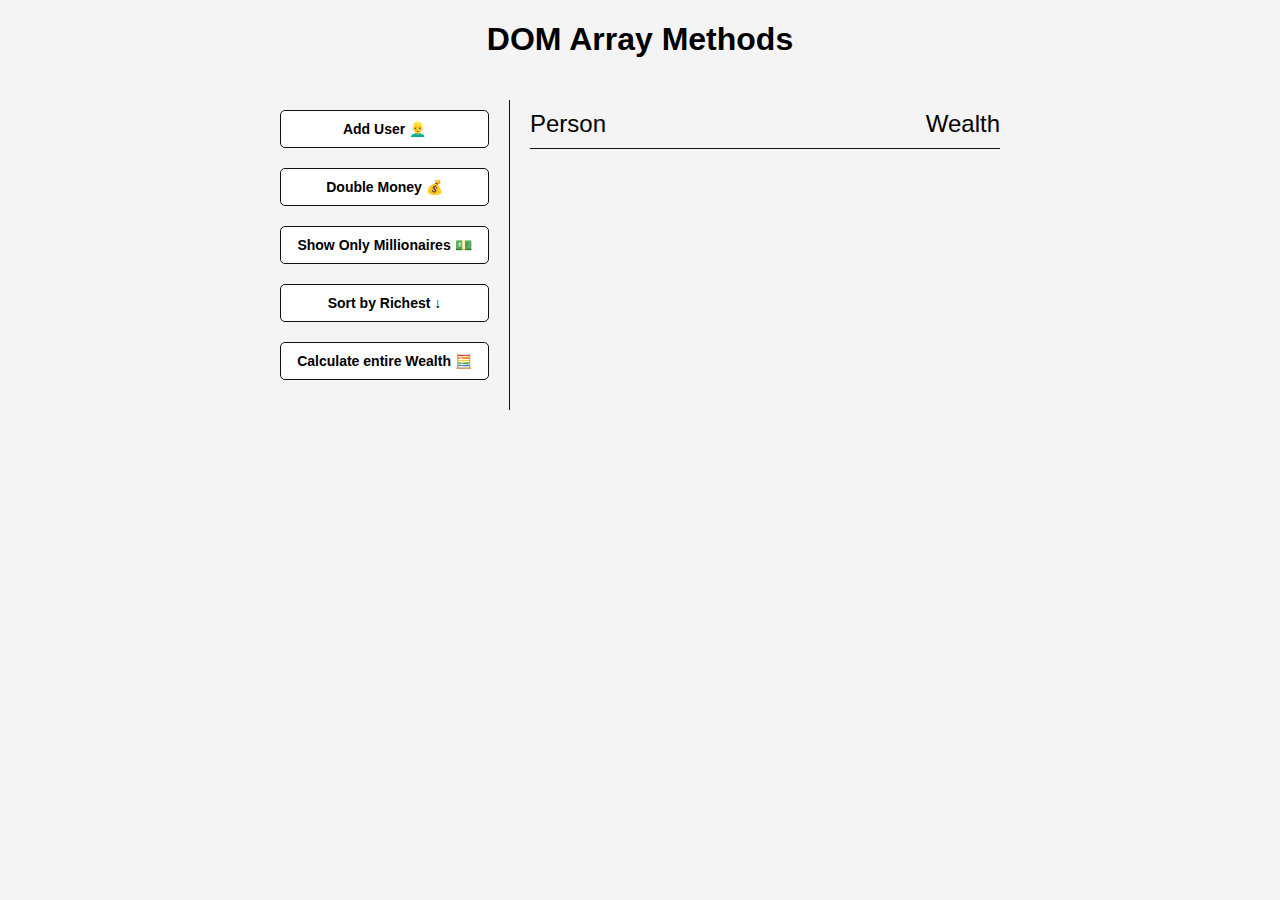
<file: dom-array-methods/index.html>
<!DOCTYPE html>
<html lang="en">
  <head>
    <meta charset="UTF-8" />
    <meta http-equiv="X-UA-Compatible" content="IE=edge" />
    <meta name="viewport" content="width=device-width, initial-scale=1.0" />
    <title>Millioners</title>
    <link rel="stylesheet" href="./style.css" />
  </head>
  <body>
    <h1>DOM Array Methods</h1>

    <div class="container">
        <aside>
          <button id="add-user">Add User 👱‍♂️</button>
          <button id="double">Double Money 💰</button>
          <button id="show-millionaires">Show Only Millionaires 💵</button>
          <button id="sort">Sort by Richest ↓</button>
          <button id="calculate-wealth">Calculate entire Wealth 🧮</button>
        </aside>
  
        <main id="main">
          <h2><strong>Person</strong> Wealth</h2>
        </main>
      </div>

    <script src="./script.js"></script>
  </body>
</html>
</file>
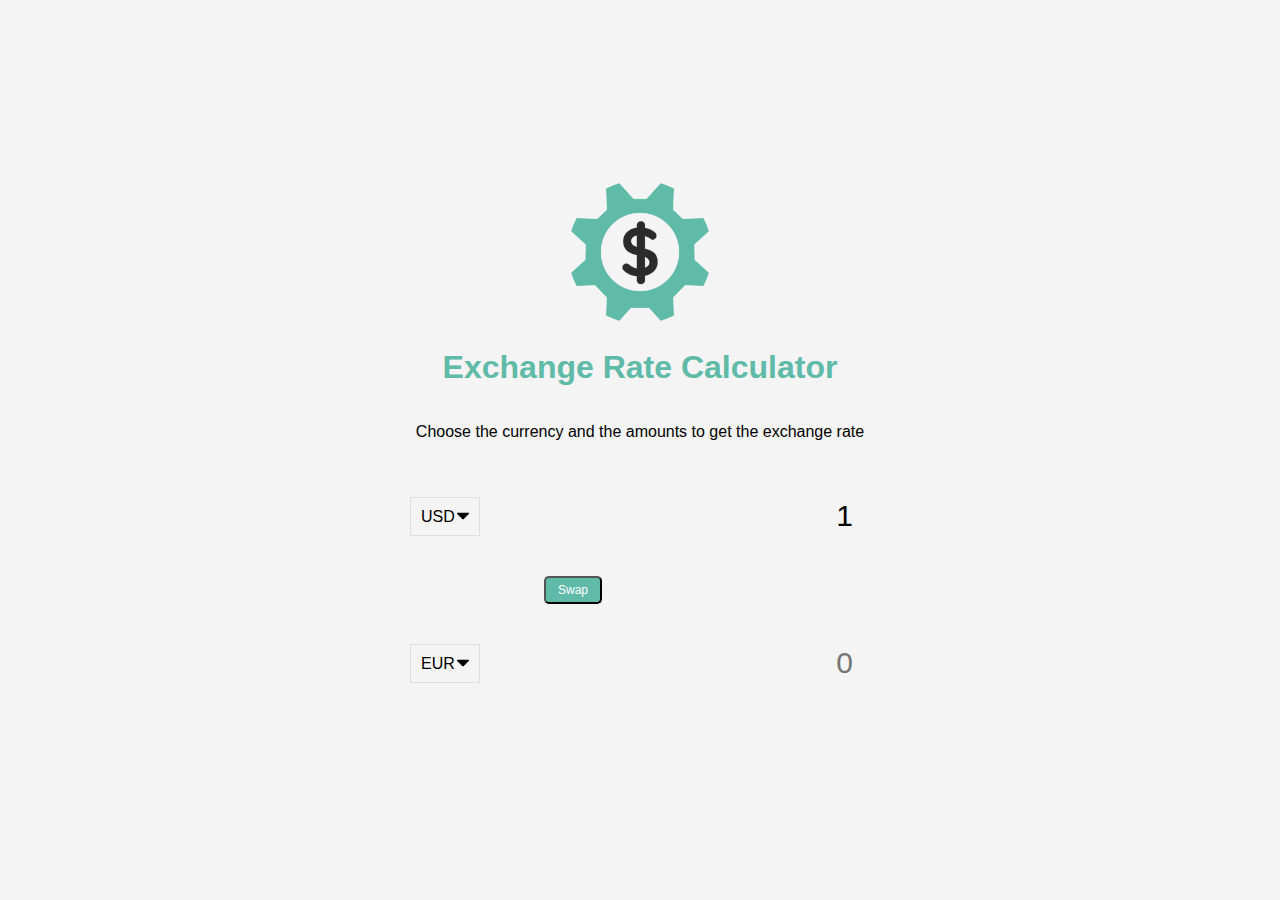
<file: exchange-rate-calculator/index.html>
<!DOCTYPE html>
<html lang="en">
  <head>
    <meta charset="UTF-8" />
    <meta name="viewport" content="width=device-width, initial-scale=1.0" />
    <meta http-equiv="X-UA-Compatible" content="ie=edge" />
    <title>Exchange Rate Calculator</title>
    <link rel="stylesheet" href="style.css" />
  </head>
  <body>
    <img src="img/money.png" alt="" class="money-img" />
    <h1>Exchange Rate Calculator</h1>
    <p>Choose the currency and the amounts to get the exchange rate</p>

    <div class="container">
      <div class="currency">
        <select id="currency-one">
          <option value="AED">AED</option>
          <option value="ARS">ARS</option>
          <option value="AUD">AUD</option>
          <option value="BGN">BGN</option>
          <option value="BRL">BRL</option>
          <option value="BSD">BSD</option>
          <option value="CAD">CAD</option>
          <option value="CHF">CHF</option>
          <option value="CLP">CLP</option>
          <option value="CNY">CNY</option>
          <option value="COP">COP</option>
          <option value="CZK">CZK</option>
          <option value="DKK">DKK</option>
          <option value="DOP">DOP</option>
          <option value="EGP">EGP</option>
          <option value="EUR">EUR</option>
          <option value="FJD">FJD</option>
          <option value="GBP">GBP</option>
          <option value="GTQ">GTQ</option>
          <option value="HKD">HKD</option>
          <option value="HRK">HRK</option>
          <option value="HUF">HUF</option>
          <option value="IDR">IDR</option>
          <option value="ILS">ILS</option>
          <option value="INR">INR</option>
          <option value="ISK">ISK</option>
          <option value="JPY">JPY</option>
          <option value="KRW">KRW</option>
          <option value="KZT">KZT</option>
          <option value="MXN">MXN</option>
          <option value="MYR">MYR</option>
          <option value="NOK">NOK</option>
          <option value="NZD">NZD</option>
          <option value="PAB">PAB</option>
          <option value="PEN">PEN</option>
          <option value="PHP">PHP</option>
          <option value="PKR">PKR</option>
          <option value="PLN">PLN</option>
          <option value="PYG">PYG</option>
          <option value="RON">RON</option>
          <option value="RUB">RUB</option>
          <option value="SAR">SAR</option>
          <option value="SEK">SEK</option>
          <option value="SGD">SGD</option>
          <option value="THB">THB</option>
          <option value="TRY">TRY</option>
          <option value="TWD">TWD</option>
          <option value="UAH">UAH</option>
          <option value="USD" selected>USD</option>
          <option value="UYU">UYU</option>
          <option value="VND">VND</option>
          <option value="ZAR">ZAR</option>
        </select>
        <input type="number" id="amount-one" placeholder="0" value="1" />
      </div>

      <div class="swap-rate-container">
        <button class="btn" id="swap">
          Swap
        </button>
        <div class="rate" id="rate"></div>
      </div>

      <div class="currency">
        <select id="currency-two">
          <option value="AED">AED</option>
          <option value="ARS">ARS</option>
          <option value="AUD">AUD</option>
          <option value="BGN">BGN</option>
          <option value="BRL">BRL</option>
          <option value="BSD">BSD</option>
          <option value="CAD">CAD</option>
          <option value="CHF">CHF</option>
          <option value="CLP">CLP</option>
          <option value="CNY">CNY</option>
          <option value="COP">COP</option>
          <option value="CZK">CZK</option>
          <option value="DKK">DKK</option>
          <option value="DOP">DOP</option>
          <option value="EGP">EGP</option>
          <option value="EUR" selected>EUR</option>
          <option value="FJD">FJD</option>
          <option value="GBP">GBP</option>
          <option value="GTQ">GTQ</option>
          <option value="HKD">HKD</option>
          <option value="HRK">HRK</option>
          <option value="HUF">HUF</option>
          <option value="IDR">IDR</option>
          <option value="ILS">ILS</option>
          <option value="INR">INR</option>
          <option value="ISK">ISK</option>
          <option value="JPY">JPY</option>
          <option value="KRW">KRW</option>
          <option value="KZT">KZT</option>
          <option value="MXN">MXN</option>
          <option value="MYR">MYR</option>
          <option value="NOK">NOK</option>
          <option value="NZD">NZD</option>
          <option value="PAB">PAB</option>
          <option value="PEN">PEN</option>
          <option value="PHP">PHP</option>
          <option value="PKR">PKR</option>
          <option value="PLN">PLN</option>
          <option value="PYG">PYG</option>
          <option value="RON">RON</option>
          <option value="RUB">RUB</option>
          <option value="SAR">SAR</option>
          <option value="SEK">SEK</option>
          <option value="SGD">SGD</option>
          <option value="THB">THB</option>
          <option value="TRY">TRY</option>
          <option value="TWD">TWD</option>
          <option value="UAH">UAH</option>
          <option value="USD">USD</option>
          <option value="UYU">UYU</option>
          <option value="VND">VND</option>
          <option value="ZAR">ZAR</option>
        </select>
        <input type="number" id="amount-two" placeholder="0" />
      </div>
    </div>

    <script src="script.js"></script>
  </body>
</html>
</file>
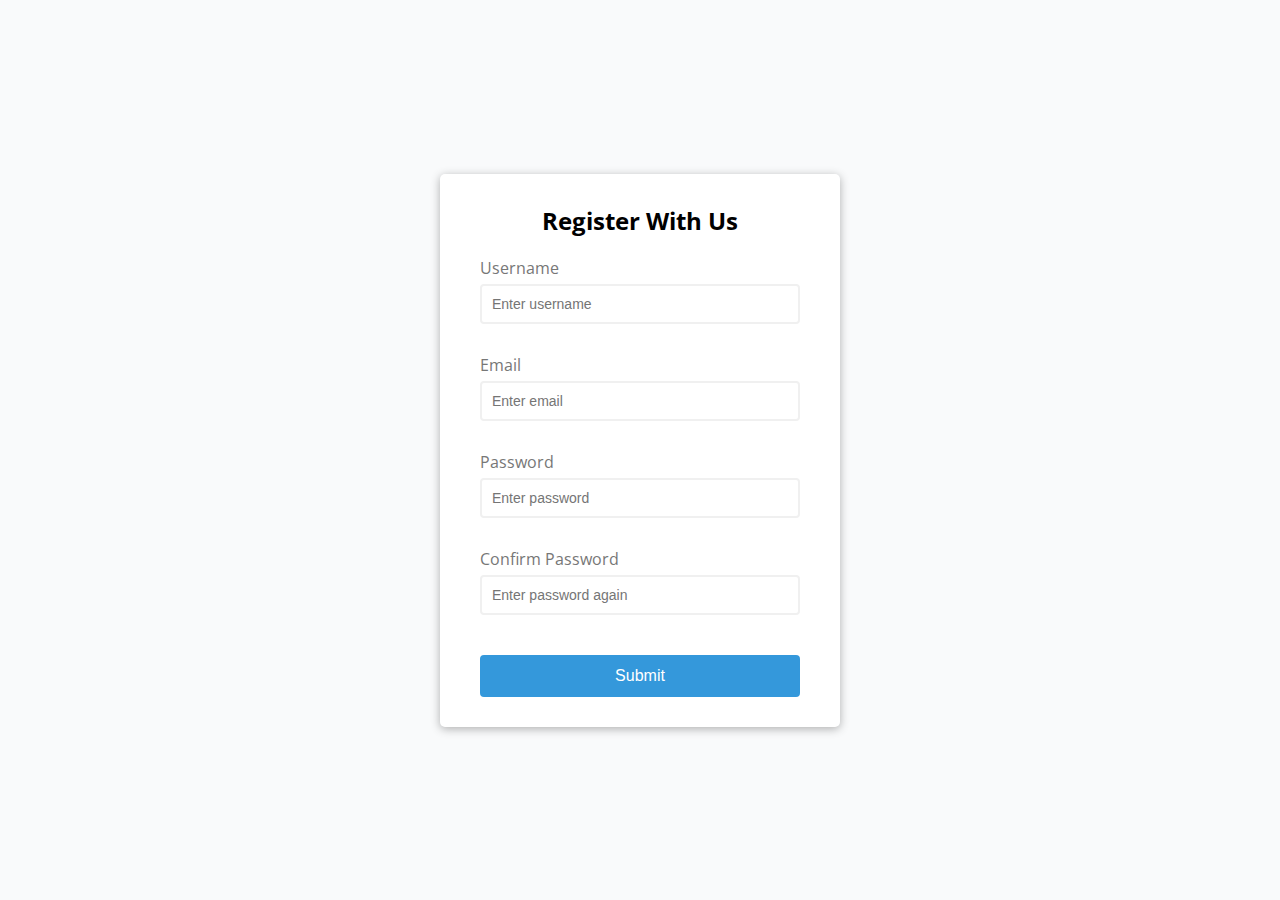
<file: form-validator/index.html>
<!DOCTYPE html>
<html lang="en">
<head>
    <meta charset="UTF-8">
    <meta http-equiv="X-UA-Compatible" content="IE=edge">
    <meta name="viewport" content="width=device-width, initial-scale=1.0">
    <link rel="stylesheet" href="./style.css">
    <title>Form Validator</title>
</head>
<body>
    <div class="container">
        <form id="form" class="form">
            <h2>Register With Us</h2>
            <div class="form-control">
                <label for="username">Username</label>
                <input type="text" id="username" placeholder="Enter username">
                <small>Error message</small>
            </div>
            <div class="form-control">
                <label for="email">Email</label>
                <input type="text" id="email" placeholder="Enter email">
                <small>Error message</small>
            </div>
            <div class="form-control">
                <label for="password">Password</label>
                <input type="password" id="password" placeholder="Enter password">
                <small>Error message</small>
            </div>
            <div class="form-control">
                <label for="password2">Confirm Password</label>
                <input type="password" id="password2" placeholder="Enter password again">
                <small>Error message</small>
            </div>
            <button type="submit">Submit</button>
        </form>
    </div>

    <script src="./script.js"></script>
</body>
</html>
</file>
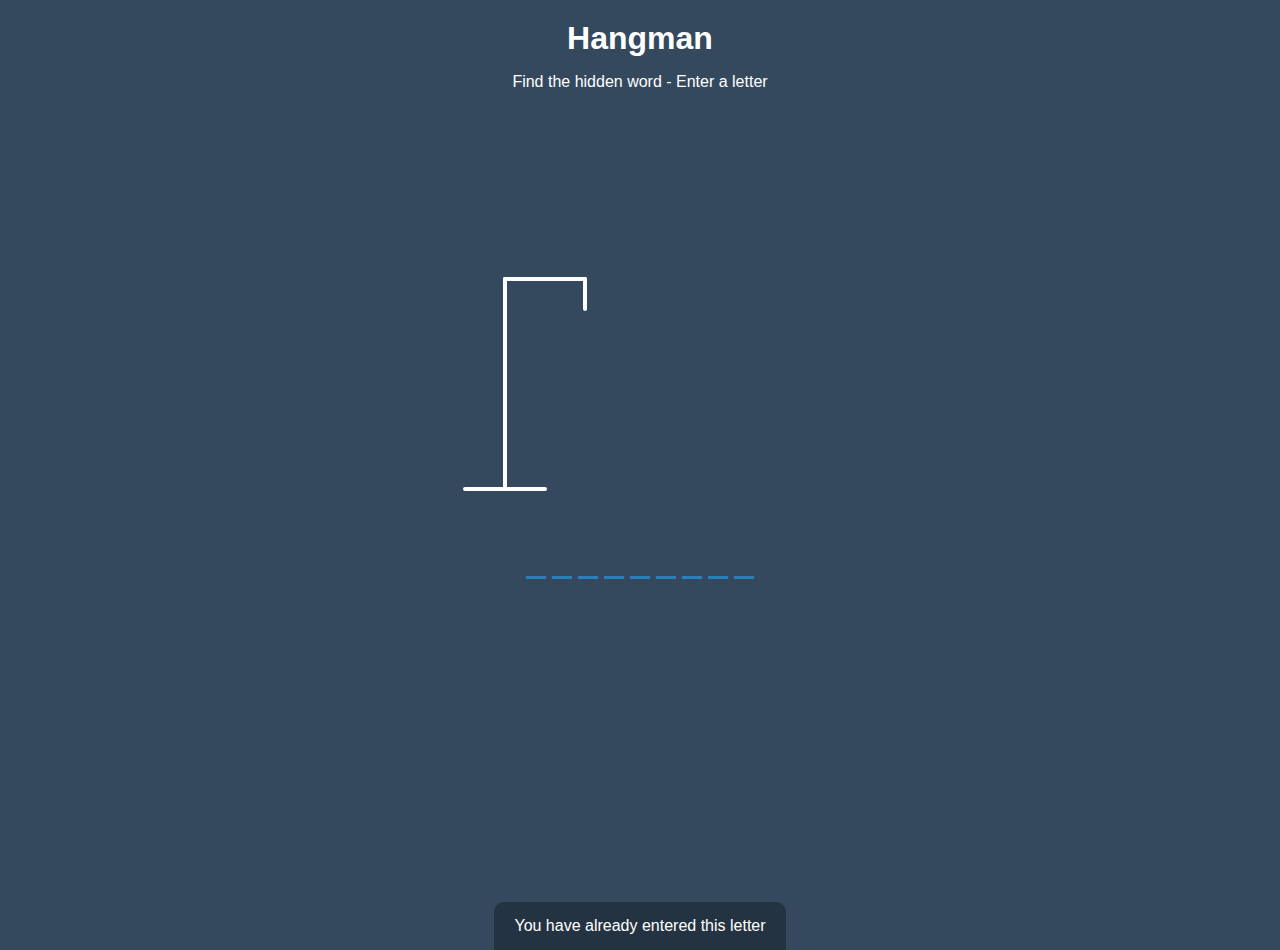
<file: hangman-game-(dom,svg,events)/index.html>
<!DOCTYPE html>
<html lang="en">
  <head>
    <meta charset="UTF-8" />
    <meta http-equiv="X-UA-Compatible" content="IE=edge" />
    <meta name="viewport" content="width=device-width, initial-scale=1.0" />
    <link rel="stylesheet" href="./style.css" />
    <title>Hangman</title>
  </head>
  <body>
    <h1>Hangman</h1>
    <p>Find the hidden word - Enter a letter</p>
    <div class="game-container">
      <svg height="250" width="200" class="figure-container">
        <!-- Rod -->
        <line x1="60" y1="20" x2="140" y2="20" />
        <line x1="140" y1="20" x2="140" y2="50" />
        <line x1="60" y1="20" x2="60" y2="230" />
        <line x1="20" y1="230" x2="100" y2="230" />

        <!-- Head -->
        <circle cx="140" cy="70" r="20" class="figure-part" />

        <!-- Body -->
        <line x1="140" y1="90" x2="140" y2="150" class="figure-part" />

        <!-- Arms -->
        <line x1="140" y1="120" x2="120" y2="100" class="figure-part" />
        <line x1="140" y1="120" x2="160" y2="100" class="figure-part" />

        <!-- Legs -->
        <line x1="140" y1="150" x2="120" y2="180" class="figure-part" />
        <line x1="140" y1="150" x2="160" y2="180" class="figure-part" />
      </svg>

      <div class="wrong-letters-container">
        <div id="wrong-letters"></div>
      </div>
      <div class="word" id="word"></div>
    </div>

    <!-- Container for final message -->
    <div class="popup-container" id="popup-container">
      <div class="popup">
        <h2 id="final-message"></h2>
        <button id="play-button">Play Again</button>
      </div>
    </div>

    <!-- Notification -->
    <div class="notification-container" id="notification-container">
      <p>You have already entered this letter</p>
    </div>

    <script src="./script.js"></script>
  </body>
</html>
</file>
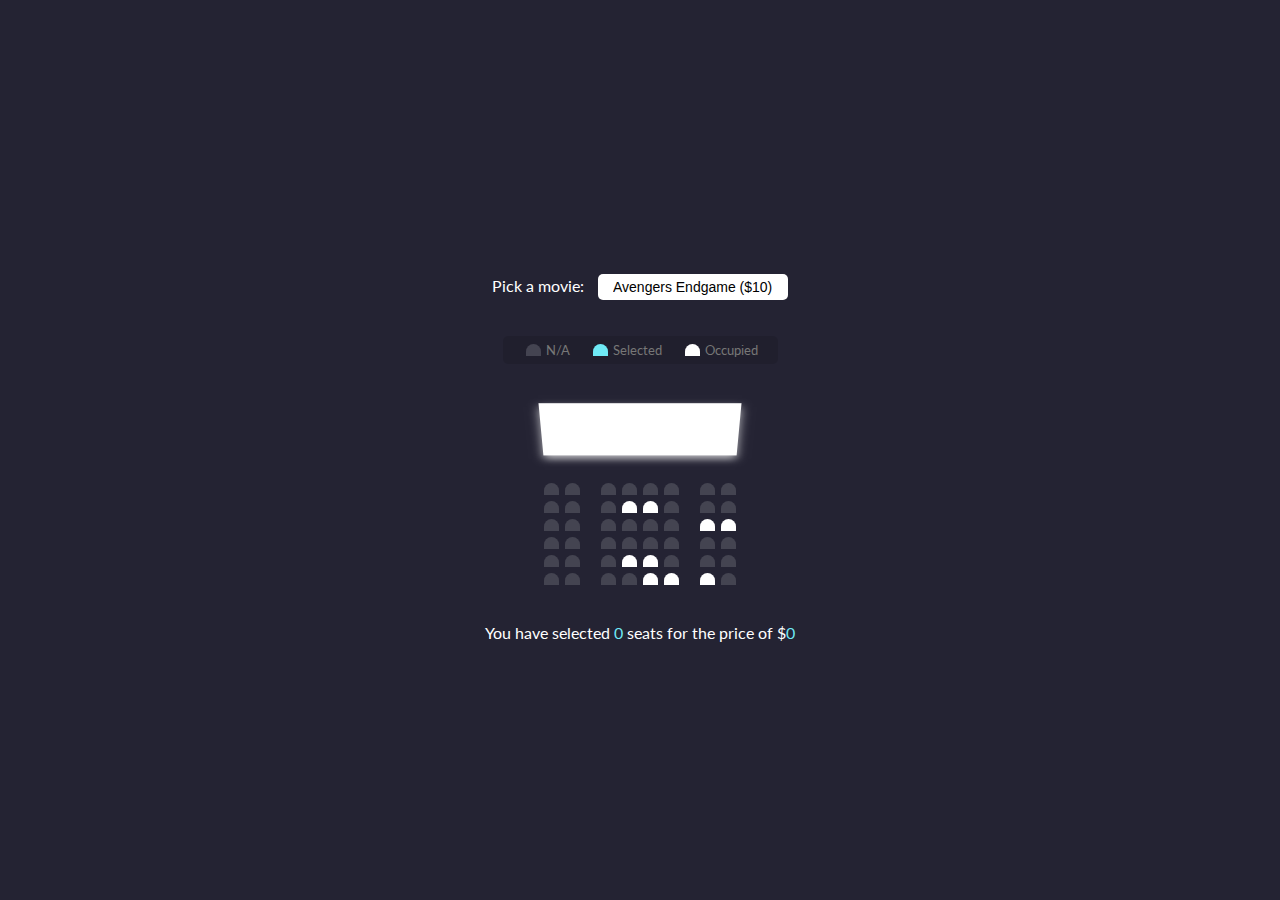
<file: movie-seat-booking/index.html>
<!DOCTYPE html>
<html lang="en">
<head>
    <meta charset="UTF-8">
    <meta http-equiv="X-UA-Compatible" content="IE=edge">
    <meta name="viewport" content="width=device-width, initial-scale=1.0">
    <link rel="stylesheet" href="./style.css">
    <title>Movie Seat Booking</title>
</head>
<body>
    <div class="movie-container">
        <label>Pick a movie:</label>
        <select id="movie">
            <option value="10">Avengers Endgame ($10)</option>
            <option value="12">Jocker ($12)</option>
            <option value="8">Toy Story 4 ($8)</option>
            <option value="9">The Lion King ($9)</option>
        </select>
    </div>

    <ul class="showcase">
        <li>
            <div class="seat"></div>
            <small>N/A</small>
        </li>
        <li>
            <div class="seat selected"></div>
            <small>Selected</small>
        </li>
        <li>
            <div class="seat occupied"></div>
            <small>Occupied</small>
        </li>
    </ul>

    <div class="container">
        <div class="screen"></div>

        <div class="row">
            <div class="seat"></div>
            <div class="seat"></div>
            <div class="seat"></div>
            <div class="seat"></div>
            <div class="seat"></div>
            <div class="seat"></div>
            <div class="seat"></div>
            <div class="seat"></div>
        </div>
        <div class="row">
            <div class="seat"></div>
            <div class="seat"></div>
            <div class="seat"></div>
            <div class="seat occupied"></div>
            <div class="seat occupied"></div>
            <div class="seat"></div>
            <div class="seat"></div>
            <div class="seat"></div>
        </div>
        <div class="row">
            <div class="seat"></div>
            <div class="seat"></div>
            <div class="seat"></div>
            <div class="seat"></div>
            <div class="seat"></div>
            <div class="seat"></div>
            <div class="seat occupied"></div>
            <div class="seat occupied"></div>
        </div>
        <div class="row">
            <div class="seat"></div>
            <div class="seat"></div>
            <div class="seat"></div>
            <div class="seat"></div>
            <div class="seat"></div>
            <div class="seat"></div>
            <div class="seat"></div>
            <div class="seat"></div>
        </div>
        <div class="row">
            <div class="seat"></div>
            <div class="seat"></div>
            <div class="seat"></div>
            <div class="seat occupied"></div>
            <div class="seat occupied"></div>
            <div class="seat"></div>
            <div class="seat"></div>
            <div class="seat"></div>
        </div>
        <div class="row">
            <div class="seat"></div>
            <div class="seat"></div>
            <div class="seat"></div>
            <div class="seat"></div>
            <div class="seat occupied"></div>
            <div class="seat occupied"></div>
            <div class="seat occupied"></div>
            <div class="seat"></div>
        </div>       
    </div>

    <p class="text">You have selected <span id="count">0</span> seats for the price of $<span id="total">0</span></p>

    <script src="./script.js"></script>
</body>
</html>
</file>
<file: dom-array-methods/style.css>
* {
    box-sizing: border-box;
}

body {
    background: #f4f4f4;
    font-family: Arial, Helvetica, sans-serif;
    display: flex;
    flex-direction: column;
    align-items: center;
    min-height: 100vh;
    margin: 0;
}

.container {
    display: flex;
    padding: 20px;
    margin: 0 auto;
    max-width: 100%;
    width: 800px;
}

aside {
    padding: 10px 20px;
    width: 250px;
    border-right: 1px solid #111;
}

button {
    cursor: pointer;
    background-color: #fff;
    border: solid 1px #111;
    border-radius: 5px;
    display: block;
    width: 100%;
    padding: 10px;
    margin-bottom: 20px;
    font-weight: bold;
    font-size: 14px;
}

main {
    flex: 1;
    padding: 10px 20px;
}

h2 {
    border-bottom: 1px solid #111;
    padding-bottom: 10px;
    display: flex;
    justify-content: space-between;
    font-weight: 300;
    margin: 0 0 20px;
}

h3 {
    background-color: #fff;
    border-bottom: 1px solid #111;
    padding: 10px;
    display: flex;
    justify-content: space-between;
    font-weight: 300;
    margin: 20px 0 0;
}

.person {
    display: flex;
    justify-content: space-between;
    font-size: 20px;
    margin-bottom: 10px;
}
</file>
<file: exchange-rate-calculator/style.css>
:root {
    --primary-color: #5fbaa7;
  }
  
  * {
    box-sizing: border-box;
  }
  
  body {
    background-color: #f4f4f4;
    font-family: Arial, Helvetica, sans-serif;
    display: flex;
    flex-direction: column;
    align-items: center;
    justify-content: center;
    height: 100vh;
    margin: 0;
    padding: 20px;
  }
  
  h1 {
    color: var(--primary-color);
  }
  
  p {
    text-align: center;
  }
  
  .btn {
    color: #fff;
    background: var(--primary-color);
    cursor: pointer;
    border-radius: 5px;
    font-size: 12px;
    padding: 5px 12px;
  }
  
  .money-img {
    width: 150px;
  }
  
  .currency {
    padding: 40px 0;
    display: flex;
    align-items: center;
    justify-content: space-between;
  }
  
  .currency select {
    padding: 10px 20px 10px 10px;
    -moz-appearance: none;
    -webkit-appearance: none;
    appearance: none;
    border: 1px solid #dedede;
    font-size: 16px;
    background: transparent;
    background-image: url('data:image/svg+xml;charset=US-ASCII,%3Csvg%20xmlns%3D%22http%3A%2F%2Fwww.w3.org%2F2000%2Fsvg%22%20width%3D%22292.4%22%20height%3D%22292.4%22%3E%3Cpath%20fill%3D%22%20000002%22%20d%3D%22M287%2069.4a17.6%2017.6%200%200%200-13-5.4H18.4c-5%200-9.3%201.8-12.9%205.4A17.6%2017.6%200%200%200%200%2082.2c0%205%201.8%209.3%205.4%2012.9l128%20127.9c3.6%203.6%207.8%205.4%2012.8%205.4s9.2-1.8%2012.8-5.4L287%2095c3.5-3.5%205.4-7.8%205.4-12.8%200-5-1.9-9.2-5.5-12.8z%22%2F%3E%3C%2Fsvg%3E');
    background-position: right 10px top 50%, 0, 0;
    background-size: 12px auto, 100%;
    background-repeat: no-repeat;
  }
  
  .currency input {
    border: 0;
    background: transparent;
    font-size: 30px;
    text-align: right;
  }
  
  .swap-rate-container {
    display: flex;
    align-items: center;
    justify-content: space-evenly;
  }
  
  .rate {
    color: var(--primary-color);
    font-size: 16px;
    /* padding: 0 10px; */
  }
  
  select:focus,
  input:focus,
  button:focus {
    outline: 0;
  }
  
  @media (max-width: 600px) {
    .currency input {
      width: 200px;
    }
  }
</file>
<file: form-validator/style.css>
@import url('https://fonts.googleapis.com/css2?family=Open+Sans&display=swap');

:root {
    --succes-color: #2ecc71;
    --error-color: #e74c3c;
}

* {
    box-sizing: border-box;

}

body {
    background-color: #f9fafb;
    font-family: 'Open Sans', sans-serif;
    display: flex;
    align-items: center;
    justify-content: center;
    min-height: 100vh;
    margin: 0;
}

.container {
    background-color: #fff;
    border-radius: 5px;
    box-shadow: 0 2px 10px rgba(0, 0, 0, 0.3);
    width: 400px;
}

h2 {
    text-align: center;
    margin: 0 0 20px;
}

.form {
    padding: 30px 40px;
}

.form-control {
    margin-bottom: 10px;
    padding-bottom: 20px;
    position: relative;
}

.form-control label {
    color: #777;
    display: block;
    margin-bottom: 5px;
}

.form-control input {
    border: 2px solid #f0f0f0;
    border-radius: 4px;
    display: block;
    width: 100%;
    padding: 10px;
    font-size: 14px;
}

.form-control input:focus {
    outline: 0;
    border-color: #777;
}

.form-control.success input {
    border-color: var(--succes-color);
}

.form-control.error input {
    border-color: var(--error-color);
}

.form-control small {
    color: var(--error-color);
    position: absolute;
    bottom: 0;
    left: 0;
    visibility: hidden;
}

.form-control.error small {
    visibility: visible;
}

.form button {
    cursor: pointer;
    background-color: #3498db;
    border: 2px solid #3498db;
    border-radius: 4px;
    color: #fff;
    display: block;
    font-size: 16px;
    padding: 10px;
    margin-top: 20px;
    width: 100%;
}
</file>
<file: hangman-game-(dom,svg,events)/style.css>
* {
    box-sizing: border-box;
}

body {
    background-color: #34495e;
    color: #fff;
    font-family: Arial, Helvetica, sans-serif;
    display: flex;
    flex-direction: column;
    align-items: center;
    height: 80vh;
    margin: 0;
    overflow: hidden;
}

h1 {
    margin: 20px 0 0;
}

.game-container {
    padding: 20px 30px;
    position: relative;
    margin: auto;
    height: 350px;
    width: 450px;
}

.figure-container {
    fill: transparent;
    stroke: #fff;
    stroke-width: 4px;
    stroke-linecap: round;
}

.figure-part {
    display: none;
}

.wrong-letters-container {
    position: absolute;
    top: 20px;
    right: 20px;
    display: flex;
    flex-direction: column;
    text-align: right;
}

.wrong-letters-container p {
    margin: 0 0 5px;
}

.wrong-letters-container span {
    font-size: 24px;
}

.word {
    display: flex;
    position: absolute;
    bottom: 10px;
    left: 50%;
    transform: translateX(-50%);
}

.letter {
    border-bottom: 3px solid #2980b9;
    display: inline-flex;
    font-size: 30px;
    align-items: center;
    justify-content: center;
    margin: 0 3px;
    height: 50px;
    width: 20px;
}

.popup-container {
    background-color: rgba(0, 0, 0, 0.3);
    position: fixed;
    top: 0;
    bottom: 0;
    left: 0;
    right: 0;
    /* display: flex; */
    display: none;
    align-items: center;
    justify-content: center;
}

.popup {
    background: #2980b9;
    border-radius: 5px;
    box-shadow: 0 15px 10px 3px rgba(0, 0, 0, 0.1);
    padding: 20px;
    text-align: center;
}

.popup button {
    cursor: pointer;
    background-color: #fff;
    color: #2980b9;
    border: 0;
    margin-top: 20px;
    padding: 12px 20px;
    font-size: 16px;
}

.popup button:active {
    transform: scale(0.98);
}

.popup button:focus {
    outline: 0;
}

.notification-container {
    background-color: rgba(0, 0, 0, 0.3);
    border-radius: 10px 10px 0 0;
    padding: 15px 20px;
    position: absolute;
    bottom: -50px;
    transition: transform 0.3s ease-in-out;
}

.notification-container p {
    margin: 0;
}

.notification-container.show {
    transform: translateY(-50px);
}
</file>
<file: movie-seat-booking/style.css>
@import url('https://fonts.googleapis.com/css2?family=Lato&display=swap');

* {
    box-sizing: border-box;
}

body {
    background-color: #242333;
    color: #fff;
    display: flex;
    flex-direction: column;
    align-items: center;
    justify-content: center;
    height: 100vh;
    font-family: 'Lato', sans-serif;
    margin: 0;
}

.movie-container {
    margin: 20px 0;

}

.movie-container select {
    background-color: #fff;
    border: 0;
    border-radius: 5px;
    font-size: 14px;
    margin-left: 10px;
    padding: 5px 15px;
    -moz-appearance: none;
    -webkit-appearance: none;
    appearance: none;
}

.container {
    perspective: 1000px;
    margin-bottom: 30px;
}

.seat {
    background-color: #444451;
    height: 12px;
    width: 15px;
    margin: 3px;
    border-top-left-radius: 10px;
    border-top-right-radius: 10px;
}

.seat.selected {
    background-color: #6feaf6;
}

.seat.occupied {
    background-color: #fff;
}

.seat:nth-of-type(2) {
    margin-right: 18px;
}

.seat:nth-last-of-type(2) {
    margin-left: 18px;
}

.seat:not(.occupied):hover {
    cursor: pointer;
    transform: scale(1.2);
}

.showcase .seat:not(.occupied):hover {
    cursor: default;
    transform: scale(1);
}

.showcase {
    background-color: rgba(0, 0, 0, 0.1);
    padding: 5px 10px;
    border-radius: 5px;
    color: #777;
    list-style-type: none;
    display: flex;
    justify-content: space-between;
}

.showcase li {
    display: flex;
    align-items: center;
    justify-content: center;
    margin: 0 10px;
}

.showcase li small {
    margin-left: 2px;
}

.row {
    display: flex;
}

.screen {
    background-color: #fff;
    height: 70px;
    width: 100%;
    margin: 15px 0;
    transform: rotateX(-45deg);
    box-shadow: 0 5px 10px rgba(255, 255, 255, 0.7);
}

p.text {
    margin: 5px 0;
}

p.text span {
    color: #6feaf6;
}
</file>
